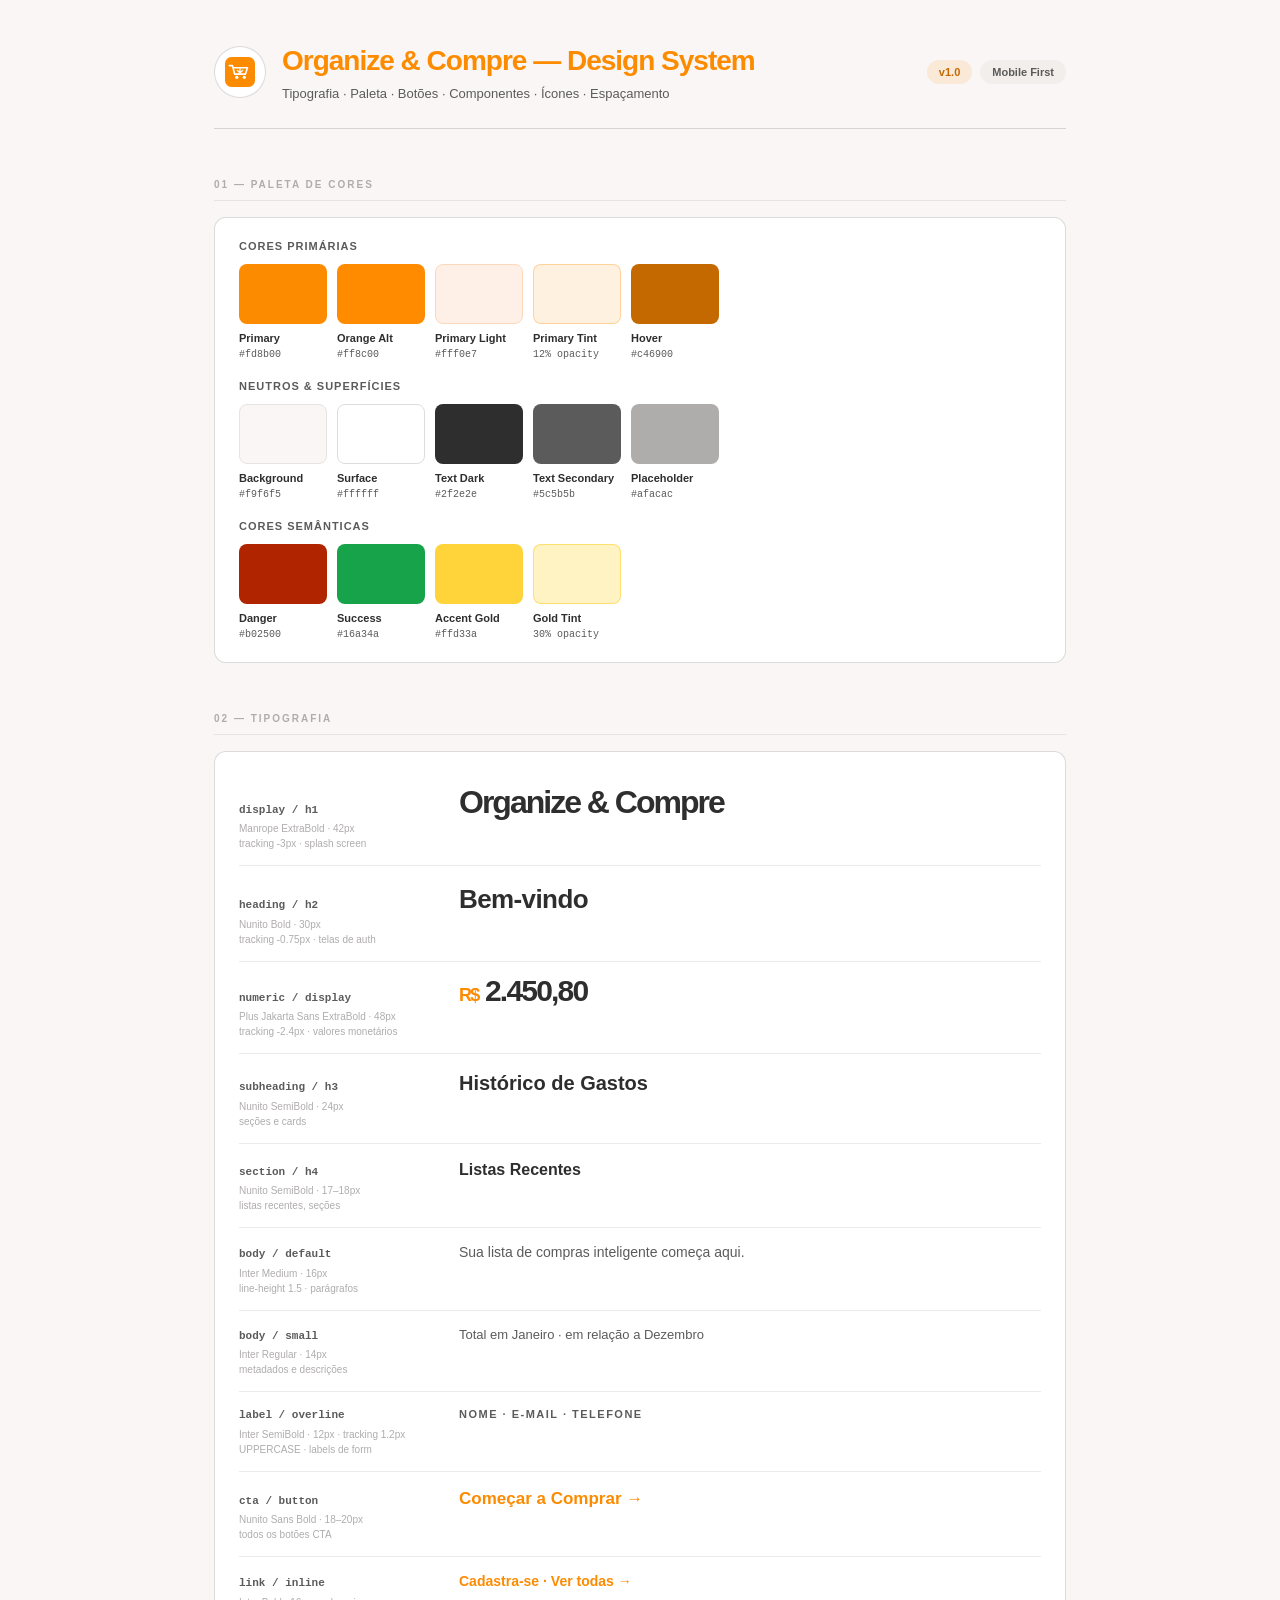
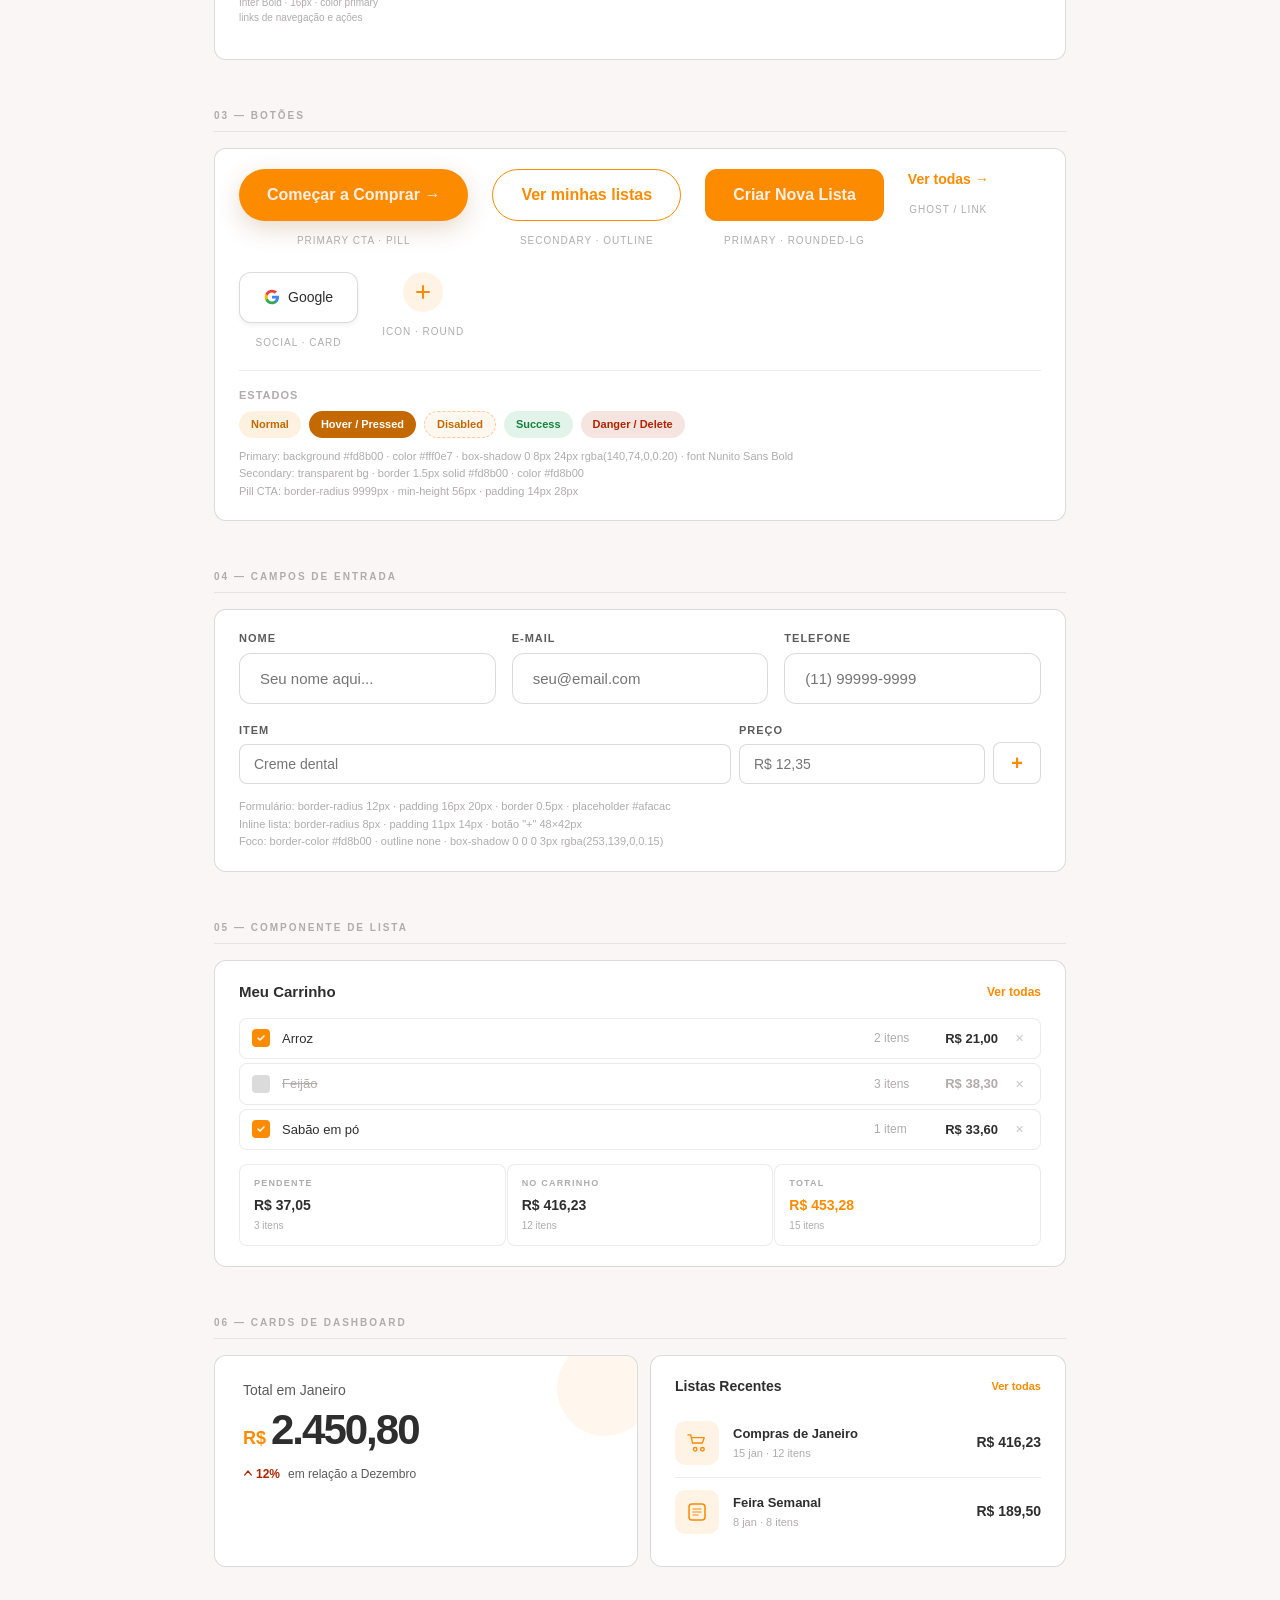
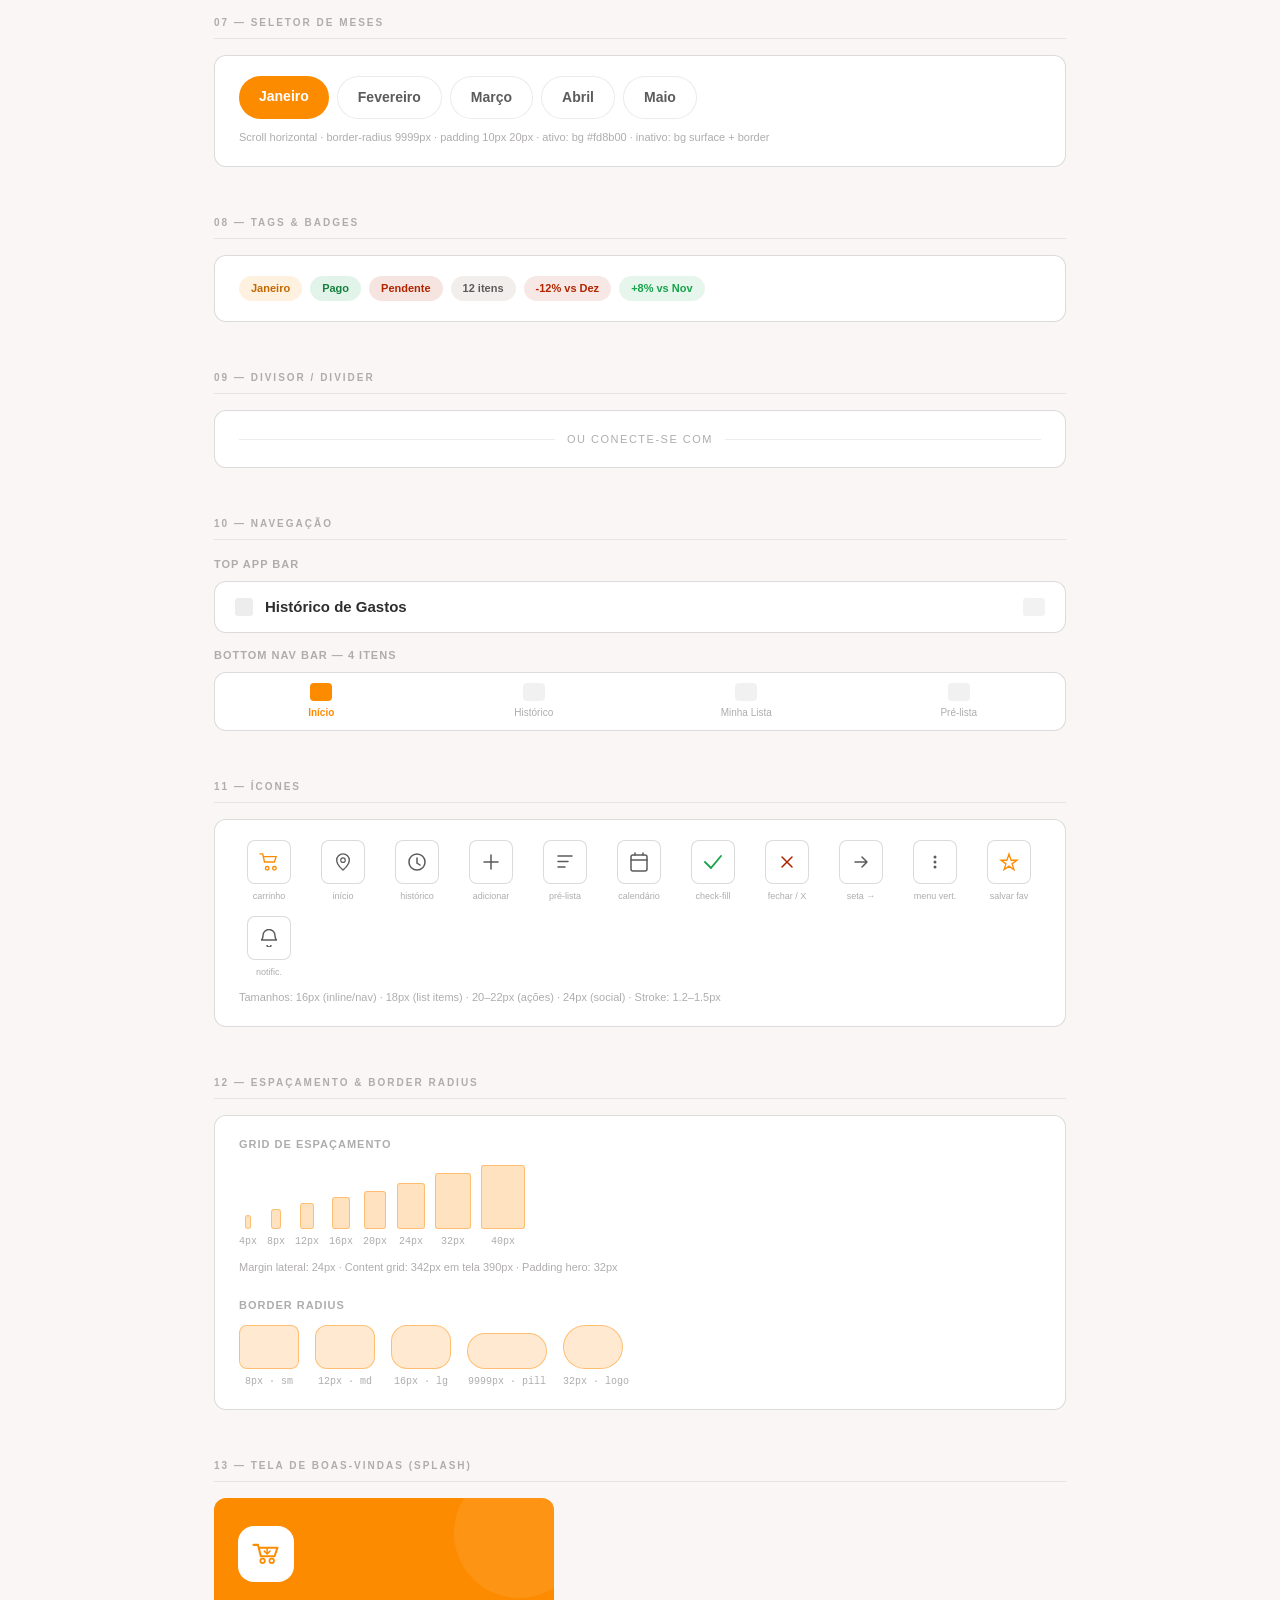
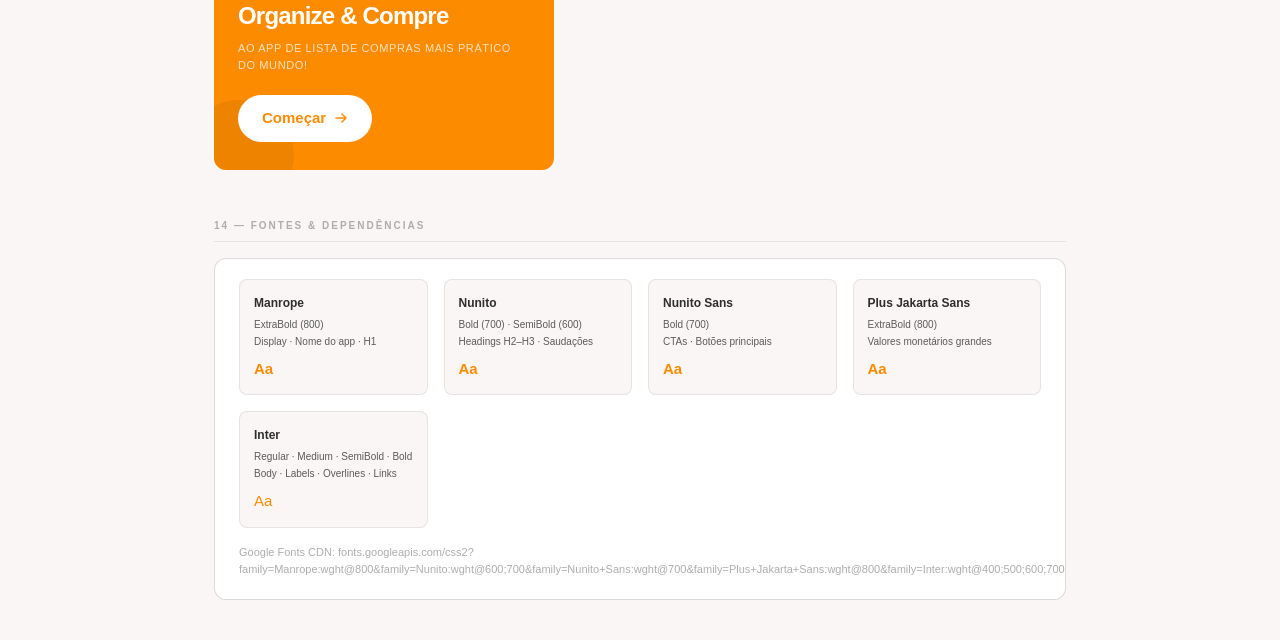
<file: design-system.html>
<!DOCTYPE html>
<html lang="pt-BR">
<head>
<meta charset="UTF-8">
<meta name="viewport" content="width=device-width, initial-scale=1.0">
<title>Design System — Organize &amp; Compre</title>
<style>
  *, *::before, *::after { box-sizing: border-box; margin: 0; padding: 0; }
  :root {
    --color-bg: #f9f6f5;
    --color-surface: #ffffff;
    --color-border: rgba(0,0,0,0.08);
    --color-border-strong: rgba(0,0,0,0.14);
    --color-text-primary: #2f2e2e;
    --color-text-secondary: #5c5b5b;
    --color-text-muted: #afacac;
    --color-primary: #fd8b00;
    --color-primary-alt: #ff8c00;
    --color-primary-light: #fff0e7;
    --color-primary-tint: rgba(253,139,0,0.10);
    --color-danger: #b02500;
    --color-success: #16a34a;
    --color-gold: #ffd33a;
    --radius-sm: 8px;
    --radius-md: 12px;
    --radius-lg: 16px;
    --radius-pill: 9999px;
    --radius-logo: 32px;
    --font-display: 'Manrope', sans-serif;
    --font-heading: 'Nunito', sans-serif;
    --font-cta: 'Nunito Sans', sans-serif;
    --font-numeric: 'Plus Jakarta Sans', sans-serif;
    --font-body: 'Inter', sans-serif;
  }
  @import url('https://fonts.googleapis.com/css2?family=Manrope:wght@800&family=Nunito:wght@600;700&family=Nunito+Sans:wght@700&family=Plus+Jakarta+Sans:wght@800&family=Inter:wght@400;500;600;700&display=swap');

  body {
    font-family: var(--font-body);
    background: var(--color-bg);
    color: var(--color-text-primary);
    padding: 40px 24px;
    max-width: 900px;
    margin: 0 auto;
    line-height: 1.5;
  }

  .page-header {
    margin-bottom: 48px;
    padding-bottom: 24px;
    border-bottom: 0.5px solid var(--color-border-strong);
    display: flex;
    align-items: center;
    gap: 16px;
    flex-wrap: wrap;
  }
  .logo-mark {
    width: 52px; height: 52px;
    background: white;
    border-radius: var(--radius-logo);
    display: flex; align-items: center; justify-content: center;
    border: 0.5px solid var(--color-border-strong);
    flex-shrink: 0;
  }
  .page-header-text { flex: 1; }
  .page-title {
    font-family: var(--font-display);
    font-size: 28px; font-weight: 800;
    color: var(--color-primary);
    letter-spacing: -1px;
  }
  .page-subtitle { font-size: 13px; color: var(--color-text-secondary); margin-top: 2px; }

  .ds-section { margin-bottom: 48px; }
  .ds-label {
    font-size: 10px; font-weight: 600;
    letter-spacing: 2px; text-transform: uppercase;
    color: var(--color-text-muted);
    margin-bottom: 16px;
    padding-bottom: 8px;
    border-bottom: 0.5px solid var(--color-border);
  }
  .ds-card {
    background: var(--color-surface);
    border: 0.5px solid var(--color-border-strong);
    border-radius: var(--radius-md);
    padding: 20px 24px;
  }
  .ds-row { display: flex; flex-wrap: wrap; gap: 12px; }
  .ds-grid-2 { display: grid; grid-template-columns: repeat(auto-fit, minmax(180px, 1fr)); gap: 16px; }

  /* SWATCHES */
  .swatch-group { display: flex; gap: 10px; flex-wrap: wrap; }
  .swatch { width: 88px; }
  .swatch-color { height: 60px; border-radius: var(--radius-sm); margin-bottom: 6px; }
  .swatch-name { font-size: 11px; font-weight: 600; color: var(--color-text-primary); }
  .swatch-hex { font-size: 10px; color: var(--color-text-secondary); font-family: monospace; }
  .swatch-group-label { font-size: 11px; font-weight: 600; color: var(--color-text-secondary); margin-bottom: 10px; margin-top: 16px; text-transform: uppercase; letter-spacing: 1px; }
  .swatch-group-label:first-child { margin-top: 0; }

  /* TYPOGRAPHY */
  .type-row { display: flex; flex-direction: column; }
  .type-sample {
    display: flex; align-items: baseline; gap: 20px;
    padding: 14px 0;
    border-bottom: 0.5px solid var(--color-border);
  }
  .type-sample:last-child { border-bottom: none; }
  .type-meta { min-width: 200px; flex-shrink: 0; }
  .type-token { font-size: 11px; font-weight: 600; color: var(--color-text-secondary); font-family: monospace; }
  .type-spec { font-size: 10px; color: var(--color-text-muted); margin-top: 3px; line-height: 1.5; }

  /* BUTTONS */
  .btn-primary {
    background: var(--color-primary); color: var(--color-primary-light);
    border: none; border-radius: var(--radius-pill);
    padding: 14px 28px; font-size: 16px; font-weight: 700;
    cursor: pointer; font-family: var(--font-cta);
    box-shadow: 0 8px 24px rgba(140,74,0,0.20);
    display: inline-block;
  }
  .btn-secondary {
    background: transparent; color: var(--color-primary);
    border: 1.5px solid var(--color-primary); border-radius: var(--radius-pill);
    padding: 13px 28px; font-size: 16px; font-weight: 700;
    cursor: pointer; font-family: var(--font-cta); display: inline-block;
  }
  .btn-rounded {
    background: var(--color-primary); color: var(--color-primary-light);
    border: none; border-radius: var(--radius-md);
    padding: 14px 28px; font-size: 16px; font-weight: 700;
    cursor: pointer; font-family: var(--font-cta); display: inline-block;
  }
  .btn-ghost {
    background: transparent; color: var(--color-primary);
    border: none; font-size: 14px; font-weight: 700;
    cursor: pointer; font-family: var(--font-cta); display: inline-block;
  }
  .btn-social {
    background: var(--color-surface);
    border: 0.5px solid var(--color-border-strong);
    border-radius: var(--radius-md);
    padding: 14px 24px; font-size: 14px;
    color: var(--color-text-primary); cursor: pointer;
    display: inline-flex; align-items: center; gap: 8px;
    box-shadow: 0 3px 4px rgba(0,0,0,0.05);
    font-family: var(--font-body);
  }
  .btn-icon {
    width: 40px; height: 40px;
    background: var(--color-primary-tint);
    border-radius: var(--radius-pill);
    display: inline-flex; align-items: center; justify-content: center;
    cursor: pointer; border: none;
  }
  .btn-label { font-size: 10px; color: var(--color-text-muted); margin-top: 6px; text-align: center; letter-spacing: 1px; text-transform: uppercase; }
  .btn-wrap { display: flex; flex-direction: column; align-items: center; gap: 6px; }

  /* INPUTS */
  .input-label-txt {
    font-size: 11px; font-weight: 600; letter-spacing: 1px;
    text-transform: uppercase; color: var(--color-text-secondary);
    margin-bottom: 6px; display: block;
  }
  .input-field {
    width: 100%; background: var(--color-surface);
    border: 0.5px solid var(--color-border-strong);
    border-radius: var(--radius-md);
    padding: 16px 20px; font-size: 15px;
    color: var(--color-text-muted); font-family: var(--font-body);
    outline: none;
  }
  .input-field-sm {
    width: 100%; background: var(--color-surface);
    border: 0.5px solid var(--color-border-strong);
    border-radius: var(--radius-sm);
    padding: 11px 14px; font-size: 14px;
    color: var(--color-text-primary); font-family: var(--font-body);
    outline: none;
  }
  .input-wrap { display: flex; flex-direction: column; flex: 1; min-width: 180px; }
  .input-plus {
    width: 48px; height: 42px;
    background: var(--color-surface);
    border: 0.5px solid var(--color-border-strong);
    border-radius: var(--radius-sm);
    font-size: 20px; font-weight: 700; color: var(--color-primary);
    display: flex; align-items: center; justify-content: center;
    flex-shrink: 0;
  }

  /* LIST ITEMS */
  .list-item {
    display: flex; align-items: center; gap: 12px;
    padding: 10px 12px; background: var(--color-surface);
    border-radius: var(--radius-sm);
    border: 0.5px solid var(--color-border);
  }
  .check-icon {
    width: 18px; height: 18px; border-radius: 4px;
    background: var(--color-primary); flex-shrink: 0;
    display: flex; align-items: center; justify-content: center;
  }
  .check-icon.unchecked { background: var(--color-border-strong); }
  .item-name { font-size: 13px; flex: 1; color: var(--color-text-primary); }
  .item-name.done { color: var(--color-text-muted); text-decoration: line-through; }
  .item-qty { font-size: 12px; color: var(--color-text-muted); min-width: 48px; }
  .item-price { font-size: 13px; font-weight: 600; color: var(--color-text-primary); min-width: 64px; text-align: right; }
  .item-x { width: 18px; height: 18px; display: flex; align-items: center; justify-content: center; opacity: 0.25; cursor: pointer; font-size: 11px; }

  /* STAT CARDS */
  .stat-bar { display: flex; gap: 1px; margin-top: 12px; }
  .stat-cell {
    flex: 1; background: var(--color-surface);
    border: 0.5px solid var(--color-border);
    border-radius: var(--radius-sm); padding: 12px 14px;
  }
  .stat-cell-label { font-size: 9px; font-weight: 600; letter-spacing: 1.2px; text-transform: uppercase; color: var(--color-text-muted); margin-bottom: 4px; }
  .stat-cell-value { font-size: 14px; font-weight: 700; color: var(--color-text-primary); font-family: var(--font-body); }
  .stat-cell-sub { font-size: 10px; color: var(--color-text-muted); margin-top: 2px; }

  /* TOTAL CARD */
  .total-card {
    background: var(--color-surface);
    border: 0.5px solid var(--color-border-strong);
    border-radius: var(--radius-md);
    padding: 24px 28px; position: relative; overflow: hidden;
  }
  .total-label { font-size: 14px; color: var(--color-text-secondary); margin-bottom: 6px; }
  .total-curr { font-size: 18px; font-weight: 600; color: var(--color-primary); font-family: var(--font-heading); }
  .total-value {
    font-size: 42px; font-weight: 800; color: var(--color-text-primary);
    line-height: 1.1; letter-spacing: -2px; font-family: var(--font-numeric);
  }
  .total-trend { display: flex; align-items: center; gap: 8px; margin-top: 12px; }
  .trend-badge { font-size: 12px; font-weight: 600; color: var(--color-danger); display: flex; align-items: center; gap: 3px; }
  .trend-txt { font-size: 12px; color: var(--color-text-secondary); }
  .blur-orb {
    position: absolute; top: -16px; right: -16px;
    width: 96px; height: 96px;
    background: rgba(253,139,0,0.07); border-radius: 50%;
  }

  /* HISTORY */
  .section-row { display: flex; align-items: center; justify-content: space-between; margin-bottom: 14px; }
  .section-heading { font-size: 15px; font-weight: 600; color: var(--color-text-primary); font-family: var(--font-heading); }
  .section-link { font-size: 12px; color: var(--color-primary); font-weight: 600; cursor: pointer; }
  .history-item {
    display: flex; align-items: center; gap: 14px;
    padding: 12px 0; border-bottom: 0.5px solid var(--color-border);
  }
  .history-item:last-child { border-bottom: none; }
  .hist-icon-wrap {
    width: 44px; height: 44px; border-radius: 10px;
    background: var(--color-primary-tint);
    display: flex; align-items: center; justify-content: center; flex-shrink: 0;
  }
  .hist-info { flex: 1; }
  .hist-name { font-size: 13px; font-weight: 600; color: var(--color-text-primary); }
  .hist-date { font-size: 11px; color: var(--color-text-muted); margin-top: 2px; }
  .hist-price { font-size: 14px; font-weight: 600; color: var(--color-text-primary); }

  /* MONTH PILLS */
  .month-pill {
    display: inline-flex; padding: 10px 20px;
    border-radius: var(--radius-pill); font-size: 14px;
    font-weight: 700; cursor: pointer;
    font-family: var(--font-cta);
  }
  .month-pill.active { background: var(--color-primary); color: white; }
  .month-pill.inactive { background: var(--color-surface); color: var(--color-text-secondary); border: 0.5px solid var(--color-border); }

  /* TAGS */
  .tag {
    display: inline-flex; align-items: center;
    padding: 4px 12px; border-radius: var(--radius-pill);
    font-size: 11px; font-weight: 600;
  }
  .tag-primary { background: rgba(253,139,0,0.12); color: #c46900; }
  .tag-success { background: rgba(22,163,74,0.12); color: #15803d; }
  .tag-danger { background: rgba(176,37,0,0.12); color: #b02500; }
  .tag-neutral { background: #f1eeeb; color: var(--color-text-secondary); }

  /* DIVIDER */
  .divider-row { display: flex; align-items: center; gap: 12px; }
  .divider-line { flex: 1; height: 0.5px; background: var(--color-border-strong); opacity: 0.5; }
  .divider-txt { font-size: 11px; letter-spacing: 1.5px; text-transform: uppercase; color: var(--color-text-muted); white-space: nowrap; }

  /* NAV */
  .topbar {
    background: var(--color-surface);
    border: 0.5px solid var(--color-border-strong);
    border-radius: var(--radius-md);
    padding: 14px 20px; display: flex; align-items: center; gap: 12px;
  }
  .topbar-back { width: 18px; height: 18px; background: var(--color-border-strong); border-radius: 3px; opacity: 0.5; }
  .topbar-title { font-size: 15px; font-weight: 600; flex: 1; color: var(--color-text-primary); font-family: var(--font-heading); }
  .topbar-icon { width: 22px; height: 18px; background: var(--color-border-strong); border-radius: 3px; opacity: 0.35; }
  .navbar {
    background: var(--color-surface);
    border: 0.5px solid var(--color-border-strong);
    border-radius: var(--radius-md);
    padding: 10px 0; display: flex; align-items: center;
  }
  .nav-item { flex: 1; display: flex; flex-direction: column; align-items: center; gap: 4px; cursor: pointer; }
  .nav-icon { width: 22px; height: 18px; border-radius: 4px; background: var(--color-border-strong); opacity: 0.4; }
  .nav-icon.active { background: var(--color-primary); opacity: 1; }
  .nav-lbl { font-size: 10px; color: var(--color-text-muted); font-family: var(--font-body); }
  .nav-lbl.active { color: var(--color-primary); font-weight: 600; }

  /* ICONS */
  .icon-grid { display: flex; flex-wrap: wrap; gap: 14px; }
  .icon-cell { display: flex; flex-direction: column; align-items: center; gap: 6px; width: 60px; }
  .icon-box {
    width: 44px; height: 44px;
    background: var(--color-surface);
    border-radius: var(--radius-sm);
    display: flex; align-items: center; justify-content: center;
    border: 0.5px solid var(--color-border-strong);
  }
  .icon-name { font-size: 9px; color: var(--color-text-muted); text-align: center; line-height: 1.4; }

  /* SPACING */
  .spacing-row { display: flex; gap: 10px; align-items: flex-end; flex-wrap: wrap; }
  .sp-item { display: flex; flex-direction: column; align-items: center; gap: 5px; }
  .sp-block { background: rgba(253,139,0,0.25); border-radius: 3px; border: 1px solid rgba(253,139,0,0.4); }
  .sp-val { font-size: 10px; color: var(--color-text-muted); font-family: monospace; }

  /* RADIUS */
  .radius-row { display: flex; gap: 16px; flex-wrap: wrap; align-items: flex-end; }
  .radius-sample { background: rgba(253,139,0,0.18); border: 1.5px solid rgba(253,139,0,0.45); }
  .radius-lbl { font-size: 10px; color: var(--color-text-muted); font-family: monospace; margin-top: 5px; text-align: center; }

  /* SPLASH */
  .splash-card {
    background: var(--color-primary); border-radius: var(--radius-md);
    padding: 28px 24px; position: relative; overflow: hidden;
  }
  .splash-title {
    font-size: 24px; font-weight: 800; color: white;
    font-family: var(--font-display); letter-spacing: -0.8px; margin-bottom: 6px;
  }
  .splash-sub { font-size: 11px; color: rgba(255,255,255,0.75); letter-spacing: 0.6px; text-transform: uppercase; }
  .splash-orb-1 { position: absolute; top: -30px; right: -30px; width: 130px; height: 130px; background: rgba(255,255,255,0.08); border-radius: 50%; }
  .splash-orb-2 { position: absolute; bottom: -40px; left: -30px; width: 110px; height: 110px; background: rgba(0,0,0,0.06); border-radius: 50%; }
  .splash-logo-wrap { width: 56px; height: 56px; background: white; border-radius: 16px; display: flex; align-items: center; justify-content: center; margin-bottom: 16px; }
  .splash-btn {
    margin-top: 22px; background: white; color: var(--color-primary);
    border: none; border-radius: var(--radius-pill);
    padding: 12px 24px; font-size: 15px; font-weight: 700;
    cursor: pointer; display: inline-flex; align-items: center;
    gap: 8px; font-family: var(--font-cta);
  }

  /* FONTS TABLE */
  .font-row { display: grid; grid-template-columns: repeat(auto-fit, minmax(150px, 1fr)); gap: 16px; }
  .font-item { padding: 14px; background: var(--color-bg); border-radius: var(--radius-sm); border: 0.5px solid var(--color-border); }
  .font-name { font-size: 12px; font-weight: 600; margin-bottom: 4px; color: var(--color-text-primary); }
  .font-detail { font-size: 10px; color: var(--color-text-secondary); line-height: 1.7; }
  .font-preview { font-size: 15px; margin-top: 8px; color: var(--color-primary); }

  /* SEPARATORS */
  hr.ds-hr { border: none; border-top: 0.5px solid var(--color-border); margin: 32px 0; }

  .note { font-size: 11px; color: var(--color-text-muted); margin-top: 10px; line-height: 1.6; }

  @media (max-width: 600px) {
    body { padding: 24px 16px; }
    .type-sample { flex-direction: column; gap: 6px; }
    .type-meta { min-width: auto; }
  }
</style>
</head>
<body>

  <div class="page-header">
    <div class="logo-mark">
      <svg width="30" height="30" viewBox="0 0 28 28" fill="none">
        <rect width="28" height="28" rx="6" fill="#fd8b00"/>
        <path d="M4 8h3l2 8h10l2-6H8" stroke="white" stroke-width="1.5" stroke-linecap="round" stroke-linejoin="round" fill="none"/>
        <circle cx="11" cy="19" r="1.5" fill="white"/>
        <circle cx="18" cy="19" r="1.5" fill="white"/>
        <path d="M14 10v5M11.5 12.5l2.5 2.5 2.5-2.5" stroke="white" stroke-width="1.2" stroke-linecap="round" stroke-linejoin="round"/>
      </svg>
    </div>
    <div class="page-header-text">
      <div class="page-title">Organize &amp; Compre — Design System</div>
      <div class="page-subtitle">Tipografia · Paleta · Botões · Componentes · Ícones · Espaçamento</div>
    </div>
    <div style="display:flex; gap:8px; flex-wrap:wrap;">
      <span class="tag tag-primary">v1.0</span>
      <span class="tag tag-neutral">Mobile First</span>
    </div>
  </div>

  <!-- 01 COLORS -->
  <div class="ds-section">
    <div class="ds-label">01 — Paleta de Cores</div>
    <div class="ds-card">
      <div class="swatch-group-label">Cores Primárias</div>
      <div class="swatch-group">
        <div class="swatch">
          <div class="swatch-color" style="background:#fd8b00;"></div>
          <div class="swatch-name">Primary</div>
          <div class="swatch-hex">#fd8b00</div>
        </div>
        <div class="swatch">
          <div class="swatch-color" style="background:#ff8c00;"></div>
          <div class="swatch-name">Orange Alt</div>
          <div class="swatch-hex">#ff8c00</div>
        </div>
        <div class="swatch">
          <div class="swatch-color" style="background:#fff0e7; border:0.5px solid #fcd9bb;"></div>
          <div class="swatch-name">Primary Light</div>
          <div class="swatch-hex">#fff0e7</div>
        </div>
        <div class="swatch">
          <div class="swatch-color" style="background:rgba(253,139,0,0.12); border:0.5px solid rgba(253,139,0,0.3);"></div>
          <div class="swatch-name">Primary Tint</div>
          <div class="swatch-hex">12% opacity</div>
        </div>
        <div class="swatch">
          <div class="swatch-color" style="background:#c46900;"></div>
          <div class="swatch-name">Hover</div>
          <div class="swatch-hex">#c46900</div>
        </div>
      </div>

      <div class="swatch-group-label">Neutros &amp; Superfícies</div>
      <div class="swatch-group">
        <div class="swatch">
          <div class="swatch-color" style="background:#f9f6f5; border:0.5px solid #e8e3e1;"></div>
          <div class="swatch-name">Background</div>
          <div class="swatch-hex">#f9f6f5</div>
        </div>
        <div class="swatch">
          <div class="swatch-color" style="background:#ffffff; border:0.5px solid #e0dcda;"></div>
          <div class="swatch-name">Surface</div>
          <div class="swatch-hex">#ffffff</div>
        </div>
        <div class="swatch">
          <div class="swatch-color" style="background:#2f2e2e;"></div>
          <div class="swatch-name">Text Dark</div>
          <div class="swatch-hex">#2f2e2e</div>
        </div>
        <div class="swatch">
          <div class="swatch-color" style="background:#5c5b5b;"></div>
          <div class="swatch-name">Text Secondary</div>
          <div class="swatch-hex">#5c5b5b</div>
        </div>
        <div class="swatch">
          <div class="swatch-color" style="background:#afacac;"></div>
          <div class="swatch-name">Placeholder</div>
          <div class="swatch-hex">#afacac</div>
        </div>
      </div>

      <div class="swatch-group-label">Cores Semânticas</div>
      <div class="swatch-group">
        <div class="swatch">
          <div class="swatch-color" style="background:#b02500;"></div>
          <div class="swatch-name">Danger</div>
          <div class="swatch-hex">#b02500</div>
        </div>
        <div class="swatch">
          <div class="swatch-color" style="background:#16a34a;"></div>
          <div class="swatch-name">Success</div>
          <div class="swatch-hex">#16a34a</div>
        </div>
        <div class="swatch">
          <div class="swatch-color" style="background:#ffd33a;"></div>
          <div class="swatch-name">Accent Gold</div>
          <div class="swatch-hex">#ffd33a</div>
        </div>
        <div class="swatch">
          <div class="swatch-color" style="background:rgba(255,211,58,0.3); border:0.5px solid rgba(255,211,58,0.6);"></div>
          <div class="swatch-name">Gold Tint</div>
          <div class="swatch-hex">30% opacity</div>
        </div>
      </div>
    </div>
  </div>

  <!-- 02 TYPOGRAPHY -->
  <div class="ds-section">
    <div class="ds-label">02 — Tipografia</div>
    <div class="ds-card">
      <div class="type-row">
        <div class="type-sample">
          <div class="type-meta">
            <div class="type-token">display / h1</div>
            <div class="type-spec">Manrope ExtraBold · 42px<br>tracking -3px · splash screen</div>
          </div>
          <div style="font-family:'Manrope',sans-serif; font-size:32px; font-weight:800; color:#2f2e2e; letter-spacing:-2px; line-height:1;">Organize &amp; Compre</div>
        </div>
        <div class="type-sample">
          <div class="type-meta">
            <div class="type-token">heading / h2</div>
            <div class="type-spec">Nunito Bold · 30px<br>tracking -0.75px · telas de auth</div>
          </div>
          <div style="font-family:'Nunito',sans-serif; font-size:26px; font-weight:700; color:#2f2e2e; letter-spacing:-0.6px;">Bem-vindo</div>
        </div>
        <div class="type-sample">
          <div class="type-meta">
            <div class="type-token">numeric / display</div>
            <div class="type-spec">Plus Jakarta Sans ExtraBold · 48px<br>tracking -2.4px · valores monetários</div>
          </div>
          <div style="font-family:'Plus Jakarta Sans',sans-serif; font-size:30px; font-weight:800; color:#2f2e2e; letter-spacing:-1.8px; line-height:1;"><span style="font-family:'Nunito',sans-serif; font-size:18px; font-weight:600; color:#fd8b00;">R$</span> 2.450,80</div>
        </div>
        <div class="type-sample">
          <div class="type-meta">
            <div class="type-token">subheading / h3</div>
            <div class="type-spec">Nunito SemiBold · 24px<br>seções e cards</div>
          </div>
          <div style="font-family:'Nunito',sans-serif; font-size:20px; font-weight:600; color:#2f2e2e;">Histórico de Gastos</div>
        </div>
        <div class="type-sample">
          <div class="type-meta">
            <div class="type-token">section / h4</div>
            <div class="type-spec">Nunito SemiBold · 17–18px<br>listas recentes, seções</div>
          </div>
          <div style="font-family:'Nunito',sans-serif; font-size:16px; font-weight:600; color:#2f2e2e;">Listas Recentes</div>
        </div>
        <div class="type-sample">
          <div class="type-meta">
            <div class="type-token">body / default</div>
            <div class="type-spec">Inter Medium · 16px<br>line-height 1.5 · parágrafos</div>
          </div>
          <div style="font-family:'Inter',sans-serif; font-size:14px; font-weight:400; color:#5c5b5b; line-height:1.5;">Sua lista de compras inteligente começa aqui.</div>
        </div>
        <div class="type-sample">
          <div class="type-meta">
            <div class="type-token">body / small</div>
            <div class="type-spec">Inter Regular · 14px<br>metadados e descrições</div>
          </div>
          <div style="font-family:'Inter',sans-serif; font-size:13px; color:#5c5b5b;">Total em Janeiro · em relação a Dezembro</div>
        </div>
        <div class="type-sample">
          <div class="type-meta">
            <div class="type-token">label / overline</div>
            <div class="type-spec">Inter SemiBold · 12px · tracking 1.2px<br>UPPERCASE · labels de form</div>
          </div>
          <div style="font-family:'Inter',sans-serif; font-size:11px; font-weight:600; color:#5c5b5b; letter-spacing:1.5px; text-transform:uppercase;">Nome · E-mail · Telefone</div>
        </div>
        <div class="type-sample">
          <div class="type-meta">
            <div class="type-token">cta / button</div>
            <div class="type-spec">Nunito Sans Bold · 18–20px<br>todos os botões CTA</div>
          </div>
          <div style="font-family:'Nunito Sans',sans-serif; font-size:17px; font-weight:700; color:#fd8b00;">Começar a Comprar →</div>
        </div>
        <div class="type-sample" style="border:none;">
          <div class="type-meta">
            <div class="type-token">link / inline</div>
            <div class="type-spec">Inter Bold · 16px · color primary<br>links de navegação e ações</div>
          </div>
          <div style="font-family:'Inter',sans-serif; font-size:14px; font-weight:700; color:#fd8b00;">Cadastra-se · Ver todas →</div>
        </div>
      </div>
    </div>
  </div>

  <!-- 03 BUTTONS -->
  <div class="ds-section">
    <div class="ds-label">03 — Botões</div>
    <div class="ds-card">
      <div class="ds-row" style="gap:24px; align-items:flex-start; flex-wrap:wrap;">
        <div class="btn-wrap">
          <div class="btn-primary">Começar a Comprar →</div>
          <div class="btn-label">Primary CTA · Pill</div>
        </div>
        <div class="btn-wrap">
          <div class="btn-secondary">Ver minhas listas</div>
          <div class="btn-label">Secondary · Outline</div>
        </div>
        <div class="btn-wrap">
          <div class="btn-rounded">Criar Nova Lista</div>
          <div class="btn-label">Primary · Rounded-lg</div>
        </div>
        <div class="btn-wrap">
          <div class="btn-ghost">Ver todas →</div>
          <div class="btn-label">Ghost / Link</div>
        </div>
        <div class="btn-wrap">
          <div class="btn-social">
            <svg width="16" height="16" viewBox="0 0 24 24" fill="none"><path d="M22.56 12.25c0-.78-.07-1.53-.2-2.25H12v4.26h5.92c-.26 1.37-1.04 2.53-2.21 3.31v2.77h3.57c2.08-1.92 3.28-4.74 3.28-8.09z" fill="#4285F4"/><path d="M12 23c2.97 0 5.46-.98 7.28-2.66l-3.57-2.77c-.98.66-2.23 1.06-3.71 1.06-2.86 0-5.29-1.93-6.16-4.53H2.18v2.84C3.99 20.53 7.7 23 12 23z" fill="#34A853"/><path d="M5.84 14.09c-.22-.66-.35-1.36-.35-2.09s.13-1.43.35-2.09V7.07H2.18C1.43 8.55 1 10.22 1 12s.43 3.45 1.18 4.93l2.85-2.22.81-.62z" fill="#FBBC05"/><path d="M12 5.38c1.62 0 3.06.56 4.21 1.64l3.15-3.15C17.45 2.09 14.97 1 12 1 7.7 1 3.99 3.47 2.18 7.07l3.66 2.84c.87-2.6 3.3-4.53 6.16-4.53z" fill="#EA4335"/></svg>
            Google
          </div>
          <div class="btn-label">Social · Card</div>
        </div>
        <div class="btn-wrap">
          <div class="btn-icon">
            <svg width="14" height="14" viewBox="0 0 14 14" fill="none"><path d="M7 1v12M1 7h12" stroke="#fd8b00" stroke-width="2" stroke-linecap="round"/></svg>
          </div>
          <div class="btn-label">Icon · Round</div>
        </div>
      </div>
      <div style="margin-top:20px; padding-top:16px; border-top:0.5px solid var(--color-border);">
        <div style="font-size:11px; color:var(--color-text-muted); margin-bottom:8px; text-transform:uppercase; letter-spacing:1px; font-weight:600;">Estados</div>
        <div class="ds-row" style="gap:8px;">
          <span class="tag tag-primary">Normal</span>
          <span style="display:inline-flex; align-items:center; padding:4px 12px; border-radius:9999px; font-size:11px; font-weight:600; background:#c46900; color:white;">Hover / Pressed</span>
          <span style="display:inline-flex; align-items:center; padding:4px 12px; border-radius:9999px; font-size:11px; font-weight:600; background:rgba(253,139,0,0.06); color:#c46900; border:1px dashed rgba(253,139,0,0.4);">Disabled</span>
          <span class="tag tag-success">Success</span>
          <span class="tag tag-danger">Danger / Delete</span>
        </div>
      </div>
      <div class="note">
        Primary: background #fd8b00 · color #fff0e7 · box-shadow 0 8px 24px rgba(140,74,0,0.20) · font Nunito Sans Bold<br>
        Secondary: transparent bg · border 1.5px solid #fd8b00 · color #fd8b00<br>
        Pill CTA: border-radius 9999px · min-height 56px · padding 14px 28px
      </div>
    </div>
  </div>

  <!-- 04 INPUTS -->
  <div class="ds-section">
    <div class="ds-label">04 — Campos de Entrada</div>
    <div class="ds-card">
      <div class="ds-row" style="gap:16px; margin-bottom:16px;">
        <div class="input-wrap">
          <span class="input-label-txt">Nome</span>
          <input class="input-field" type="text" placeholder="Seu nome aqui..." readonly>
        </div>
        <div class="input-wrap">
          <span class="input-label-txt">E-mail</span>
          <input class="input-field" type="text" placeholder="seu@email.com" readonly>
        </div>
        <div class="input-wrap">
          <span class="input-label-txt">Telefone</span>
          <input class="input-field" type="text" placeholder="(11) 99999-9999" readonly>
        </div>
      </div>
      <div class="ds-row" style="gap:8px; align-items:flex-end;">
        <div class="input-wrap" style="flex:2; min-width:160px;">
          <span class="input-label-txt">Item</span>
          <input class="input-field-sm" type="text" placeholder="Creme dental" readonly>
        </div>
        <div class="input-wrap" style="min-width:110px;">
          <span class="input-label-txt">Preço</span>
          <input class="input-field-sm" type="text" placeholder="R$ 12,35" readonly>
        </div>
        <div>
          <span class="input-label-txt" style="visibility:hidden;">Qtd</span>
          <div class="input-plus">+</div>
        </div>
      </div>
      <div class="note" style="margin-top:14px;">
        Formulário: border-radius 12px · padding 16px 20px · border 0.5px · placeholder #afacac<br>
        Inline lista: border-radius 8px · padding 11px 14px · botão "+" 48×42px<br>
        Foco: border-color #fd8b00 · outline none · box-shadow 0 0 0 3px rgba(253,139,0,0.15)
      </div>
    </div>
  </div>

  <!-- 05 LIST COMPONENT -->
  <div class="ds-section">
    <div class="ds-label">05 — Componente de Lista</div>
    <div class="ds-card">
      <div class="section-row">
        <div class="section-heading">Meu Carrinho</div>
        <div class="section-link">Ver todas</div>
      </div>
      <div style="display:flex; flex-direction:column; gap:4px; margin-bottom:14px;">
        <div class="list-item">
          <div class="check-icon"><svg width="8" height="6" viewBox="0 0 8 6" fill="none"><path d="M1 3l2 2 4-4" stroke="white" stroke-width="1.5" stroke-linecap="round" stroke-linejoin="round"/></svg></div>
          <span class="item-name">Arroz</span>
          <span class="item-qty">2 itens</span>
          <span class="item-price">R$ 21,00</span>
          <div class="item-x">✕</div>
        </div>
        <div class="list-item">
          <div class="check-icon unchecked"></div>
          <span class="item-name done">Feijão</span>
          <span class="item-qty">3 itens</span>
          <span class="item-price" style="color:var(--color-text-muted);">R$ 38,30</span>
          <div class="item-x">✕</div>
        </div>
        <div class="list-item">
          <div class="check-icon"><svg width="8" height="6" viewBox="0 0 8 6" fill="none"><path d="M1 3l2 2 4-4" stroke="white" stroke-width="1.5" stroke-linecap="round" stroke-linejoin="round"/></svg></div>
          <span class="item-name">Sabão em pó</span>
          <span class="item-qty">1 item</span>
          <span class="item-price">R$ 33,60</span>
          <div class="item-x">✕</div>
        </div>
      </div>
      <div class="stat-bar">
        <div class="stat-cell">
          <div class="stat-cell-label">Pendente</div>
          <div class="stat-cell-value">R$ 37,05</div>
          <div class="stat-cell-sub">3 itens</div>
        </div>
        <div class="stat-cell">
          <div class="stat-cell-label">No Carrinho</div>
          <div class="stat-cell-value">R$ 416,23</div>
          <div class="stat-cell-sub">12 itens</div>
        </div>
        <div class="stat-cell">
          <div class="stat-cell-label">Total</div>
          <div class="stat-cell-value" style="color:var(--color-primary);">R$ 453,28</div>
          <div class="stat-cell-sub">15 itens</div>
        </div>
      </div>
    </div>
  </div>

  <!-- 06 DASHBOARD CARDS -->
  <div class="ds-section">
    <div class="ds-label">06 — Cards de Dashboard</div>
    <div class="ds-row" style="gap:12px;">
      <div class="total-card" style="flex:1; min-width:240px;">
        <div class="blur-orb"></div>
        <div class="total-label">Total em Janeiro</div>
        <div style="line-height:1; margin-bottom:4px;">
          <span class="total-curr">R$ </span><span class="total-value">2.450,80</span>
        </div>
        <div class="total-trend">
          <span class="trend-badge">
            <svg width="10" height="7" viewBox="0 0 12 8" fill="none"><path d="M2 6l4-5 4 5" stroke="#b02500" stroke-width="1.5" stroke-linecap="round" stroke-linejoin="round"/></svg>
            12%
          </span>
          <span class="trend-txt">em relação a Dezembro</span>
        </div>
      </div>
      <div class="ds-card" style="flex:1; min-width:200px;">
        <div class="section-row" style="margin-bottom:12px;">
          <div class="section-heading" style="font-size:14px;">Listas Recentes</div>
          <div class="section-link" style="font-size:11px;">Ver todas</div>
        </div>
        <div class="history-item">
          <div class="hist-icon-wrap">
            <svg width="20" height="18" viewBox="0 0 22 20" fill="none"><path d="M1 1h3l2 9h11l2-6H5" stroke="#fd8b00" stroke-width="1.5" stroke-linecap="round" stroke-linejoin="round"/><circle cx="9" cy="17" r="2" stroke="#fd8b00" stroke-width="1.5"/><circle cx="17" cy="17" r="2" stroke="#fd8b00" stroke-width="1.5"/></svg>
          </div>
          <div class="hist-info">
            <div class="hist-name">Compras de Janeiro</div>
            <div class="hist-date">15 jan · 12 itens</div>
          </div>
          <div class="hist-price">R$ 416,23</div>
        </div>
        <div class="history-item">
          <div class="hist-icon-wrap">
            <svg width="18" height="18" viewBox="0 0 18 18" fill="none"><rect x="1" y="1" width="16" height="16" rx="3" stroke="#fd8b00" stroke-width="1.5"/><path d="M5 9h8M5 6h8M5 12h5" stroke="#fd8b00" stroke-width="1.2" stroke-linecap="round"/></svg>
          </div>
          <div class="hist-info">
            <div class="hist-name">Feira Semanal</div>
            <div class="hist-date">8 jan · 8 itens</div>
          </div>
          <div class="hist-price">R$ 189,50</div>
        </div>
      </div>
    </div>
  </div>

  <!-- 07 MONTH SELECTOR -->
  <div class="ds-section">
    <div class="ds-label">07 — Seletor de Meses</div>
    <div class="ds-card">
      <div style="display:flex; gap:8px; flex-wrap:wrap;">
        <div class="month-pill active">Janeiro</div>
        <div class="month-pill inactive">Fevereiro</div>
        <div class="month-pill inactive">Março</div>
        <div class="month-pill inactive">Abril</div>
        <div class="month-pill inactive">Maio</div>
      </div>
      <div class="note">Scroll horizontal · border-radius 9999px · padding 10px 20px · ativo: bg #fd8b00 · inativo: bg surface + border</div>
    </div>
  </div>

  <!-- 08 TAGS -->
  <div class="ds-section">
    <div class="ds-label">08 — Tags &amp; Badges</div>
    <div class="ds-card">
      <div class="ds-row" style="gap:8px; flex-wrap:wrap;">
        <span class="tag tag-primary">Janeiro</span>
        <span class="tag tag-success">Pago</span>
        <span class="tag tag-danger">Pendente</span>
        <span class="tag tag-neutral">12 itens</span>
        <span style="display:inline-flex; align-items:center; padding:4px 12px; border-radius:9999px; font-size:11px; font-weight:600; background:rgba(176,37,0,0.10); color:#b02500;">-12% vs Dez</span>
        <span style="display:inline-flex; align-items:center; padding:4px 12px; border-radius:9999px; font-size:11px; font-weight:600; background:rgba(22,163,74,0.10); color:#16a34a;">+8% vs Nov</span>
      </div>
    </div>
  </div>

  <!-- 09 DIVIDER -->
  <div class="ds-section">
    <div class="ds-label">09 — Divisor / Divider</div>
    <div class="ds-card">
      <div class="divider-row">
        <div class="divider-line"></div>
        <div class="divider-txt">Ou conecte-se com</div>
        <div class="divider-line"></div>
      </div>
    </div>
  </div>

  <!-- 10 NAVIGATION -->
  <div class="ds-section">
    <div class="ds-label">10 — Navegação</div>
    <div style="display:flex; flex-direction:column; gap:14px;">
      <div>
        <div style="font-size:11px; color:var(--color-text-muted); margin-bottom:8px; text-transform:uppercase; letter-spacing:1px; font-weight:600;">Top App Bar</div>
        <div class="topbar">
          <div class="topbar-back"></div>
          <div class="topbar-title">Histórico de Gastos</div>
          <div class="topbar-icon"></div>
        </div>
      </div>
      <div>
        <div style="font-size:11px; color:var(--color-text-muted); margin-bottom:8px; text-transform:uppercase; letter-spacing:1px; font-weight:600;">Bottom Nav Bar — 4 itens</div>
        <div class="navbar">
          <div class="nav-item">
            <div class="nav-icon active"></div>
            <div class="nav-lbl active">Início</div>
          </div>
          <div class="nav-item">
            <div class="nav-icon"></div>
            <div class="nav-lbl">Histórico</div>
          </div>
          <div class="nav-item">
            <div class="nav-icon"></div>
            <div class="nav-lbl">Minha Lista</div>
          </div>
          <div class="nav-item">
            <div class="nav-icon"></div>
            <div class="nav-lbl">Pré-lista</div>
          </div>
        </div>
      </div>
    </div>
  </div>

  <!-- 11 ICONS -->
  <div class="ds-section">
    <div class="ds-label">11 — Ícones</div>
    <div class="ds-card">
      <div class="icon-grid">
        <div class="icon-cell">
          <div class="icon-box"><svg width="20" height="18" viewBox="0 0 22 20" fill="none"><path d="M1 1h3l2 9h11l2-6H5" stroke="#fd8b00" stroke-width="1.5" stroke-linecap="round" stroke-linejoin="round"/><circle cx="9" cy="17" r="2" stroke="#fd8b00" stroke-width="1.5"/><circle cx="17" cy="17" r="2" stroke="#fd8b00" stroke-width="1.5"/></svg></div>
          <div class="icon-name">carrinho</div>
        </div>
        <div class="icon-cell">
          <div class="icon-box"><svg width="16" height="18" viewBox="0 0 16 20" fill="none"><path d="M8 1C4.13 1 1 4.13 1 8c0 5 7 11 7 11s7-6 7-11c0-3.87-3.13-7-7-7z" stroke="#5c5b5b" stroke-width="1.5" fill="none"/><circle cx="8" cy="8" r="2.5" stroke="#5c5b5b" stroke-width="1.3"/></svg></div>
          <div class="icon-name">início</div>
        </div>
        <div class="icon-cell">
          <div class="icon-box"><svg width="18" height="18" viewBox="0 0 18 18" fill="none"><circle cx="9" cy="9" r="8" stroke="#5c5b5b" stroke-width="1.5"/><path d="M9 5v5l3 2" stroke="#5c5b5b" stroke-width="1.5" stroke-linecap="round"/></svg></div>
          <div class="icon-name">histórico</div>
        </div>
        <div class="icon-cell">
          <div class="icon-box"><svg width="16" height="16" viewBox="0 0 16 16" fill="none"><path d="M8 1v14M1 8h14" stroke="#5c5b5b" stroke-width="1.5" stroke-linecap="round"/></svg></div>
          <div class="icon-name">adicionar</div>
        </div>
        <div class="icon-cell">
          <div class="icon-box"><svg width="16" height="13" viewBox="0 0 16 13" fill="none"><path d="M1 1h14M1 6.5h10M1 12h7" stroke="#5c5b5b" stroke-width="1.5" stroke-linecap="round"/></svg></div>
          <div class="icon-name">pré-lista</div>
        </div>
        <div class="icon-cell">
          <div class="icon-box"><svg width="18" height="20" viewBox="0 0 18 20" fill="none"><rect x="1" y="3" width="16" height="16" rx="2" stroke="#5c5b5b" stroke-width="1.5"/><path d="M5 3V1M13 3V1M1 8h16" stroke="#5c5b5b" stroke-width="1.5" stroke-linecap="round"/></svg></div>
          <div class="icon-name">calendário</div>
        </div>
        <div class="icon-cell">
          <div class="icon-box"><svg width="20" height="20" viewBox="0 0 20 20" fill="none"><path d="M2 10l6 6L18 4" stroke="#16a34a" stroke-width="1.8" stroke-linecap="round" stroke-linejoin="round"/></svg></div>
          <div class="icon-name">check-fill</div>
        </div>
        <div class="icon-cell">
          <div class="icon-box"><svg width="16" height="16" viewBox="0 0 16 16" fill="none"><path d="M3 3l10 10M13 3L3 13" stroke="#b02500" stroke-width="1.5" stroke-linecap="round"/></svg></div>
          <div class="icon-name">fechar / X</div>
        </div>
        <div class="icon-cell">
          <div class="icon-box"><svg width="16" height="16" viewBox="0 0 16 16" fill="none"><path d="M2 8h12M9 3l5 5-5 5" stroke="#5c5b5b" stroke-width="1.5" stroke-linecap="round" stroke-linejoin="round"/></svg></div>
          <div class="icon-name">seta →</div>
        </div>
        <div class="icon-cell">
          <div class="icon-box"><svg width="16" height="16" viewBox="0 0 16 16" fill="none"><circle cx="8" cy="8" r="1.5" fill="#5c5b5b"/><circle cx="8" cy="3" r="1.5" fill="#5c5b5b"/><circle cx="8" cy="13" r="1.5" fill="#5c5b5b"/></svg></div>
          <div class="icon-name">menu vert.</div>
        </div>
        <div class="icon-cell">
          <div class="icon-box"><svg width="20" height="20" viewBox="0 0 20 20" fill="none"><path d="M10 2l2.09 6.26H18l-4.95 3.6 1.9 5.8L10 14.1l-4.95 3.56 1.9-5.8L2 8.26h5.91L10 2z" stroke="#fd8b00" stroke-width="1.3" fill="none"/></svg></div>
          <div class="icon-name">salvar fav</div>
        </div>
        <div class="icon-cell">
          <div class="icon-box"><svg width="16" height="18" viewBox="0 0 16 18" fill="none"><path d="M14 6.5a6 6 0 10-12 0c0 3.5-2 4.5-2 4.5h16s-2-1-2-4.5z" stroke="#5c5b5b" stroke-width="1.4" fill="none"/><path d="M10 16a2 2 0 01-4 0" stroke="#5c5b5b" stroke-width="1.4"/></svg></div>
          <div class="icon-name">notific.</div>
        </div>
      </div>
      <div class="note">Tamanhos: 16px (inline/nav) · 18px (list items) · 20–22px (ações) · 24px (social) · Stroke: 1.2–1.5px</div>
    </div>
  </div>

  <!-- 12 SPACING & RADIUS -->
  <div class="ds-section">
    <div class="ds-label">12 — Espaçamento &amp; Border Radius</div>
    <div class="ds-card">
      <div style="font-size:11px; color:var(--color-text-muted); margin-bottom:12px; text-transform:uppercase; letter-spacing:1px; font-weight:600;">Grid de Espaçamento</div>
      <div class="spacing-row">
        <div class="sp-item"><div class="sp-block" style="width:6px; height:14px;"></div><div class="sp-val">4px</div></div>
        <div class="sp-item"><div class="sp-block" style="width:10px; height:20px;"></div><div class="sp-val">8px</div></div>
        <div class="sp-item"><div class="sp-block" style="width:14px; height:26px;"></div><div class="sp-val">12px</div></div>
        <div class="sp-item"><div class="sp-block" style="width:18px; height:32px;"></div><div class="sp-val">16px</div></div>
        <div class="sp-item"><div class="sp-block" style="width:22px; height:38px;"></div><div class="sp-val">20px</div></div>
        <div class="sp-item"><div class="sp-block" style="width:28px; height:46px;"></div><div class="sp-val">24px</div></div>
        <div class="sp-item"><div class="sp-block" style="width:36px; height:56px;"></div><div class="sp-val">32px</div></div>
        <div class="sp-item"><div class="sp-block" style="width:44px; height:64px;"></div><div class="sp-val">40px</div></div>
      </div>
      <div class="note" style="margin-bottom:20px;">Margin lateral: 24px · Content grid: 342px em tela 390px · Padding hero: 32px</div>

      <div style="font-size:11px; color:var(--color-text-muted); margin-bottom:12px; text-transform:uppercase; letter-spacing:1px; font-weight:600;">Border Radius</div>
      <div class="radius-row">
        <div><div class="radius-sample" style="width:60px; height:44px; border-radius:8px;"></div><div class="radius-lbl">8px · sm</div></div>
        <div><div class="radius-sample" style="width:60px; height:44px; border-radius:12px;"></div><div class="radius-lbl">12px · md</div></div>
        <div><div class="radius-sample" style="width:60px; height:44px; border-radius:16px;"></div><div class="radius-lbl">16px · lg</div></div>
        <div><div class="radius-sample" style="width:80px; height:36px; border-radius:9999px;"></div><div class="radius-lbl">9999px · pill</div></div>
        <div><div class="radius-sample" style="width:60px; height:44px; border-radius:32px;"></div><div class="radius-lbl">32px · logo</div></div>
      </div>
    </div>
  </div>

  <!-- 13 SPLASH -->
  <div class="ds-section">
    <div class="ds-label">13 — Tela de Boas-vindas (Splash)</div>
    <div class="splash-card" style="max-width:340px;">
      <div class="splash-orb-1"></div>
      <div class="splash-orb-2"></div>
      <div style="position:relative; z-index:1;">
        <div class="splash-logo-wrap">
          <svg width="32" height="32" viewBox="0 0 28 28" fill="none">
            <path d="M3 6h4l2.5 10h12l2.5-7.5H8" stroke="#fd8b00" stroke-width="1.8" stroke-linecap="round" stroke-linejoin="round" fill="none"/>
            <circle cx="11" cy="20" r="2" stroke="#fd8b00" stroke-width="1.5"/>
            <circle cx="19" cy="20" r="2" stroke="#fd8b00" stroke-width="1.5"/>
            <path d="M15 9v5M12.5 11.5l2.5 2.5 2.5-2.5" stroke="#fd8b00" stroke-width="1.3" stroke-linecap="round" stroke-linejoin="round"/>
          </svg>
        </div>
        <div class="splash-title">Organize &amp; Compre</div>
        <div class="splash-sub">Ao app de lista de compras mais prático do mundo!</div>
        <div class="splash-btn">
          Começar
          <svg width="14" height="14" viewBox="0 0 14 14" fill="none"><path d="M2 7h10M8 3l4 4-4 4" stroke="#fd8b00" stroke-width="1.5" stroke-linecap="round" stroke-linejoin="round"/></svg>
        </div>
      </div>
    </div>
  </div>

  <!-- 14 FONTS -->
  <div class="ds-section" style="margin-bottom:0;">
    <div class="ds-label">14 — Fontes &amp; Dependências</div>
    <div class="ds-card">
      <div class="font-row">
        <div class="font-item">
          <div class="font-name">Manrope</div>
          <div class="font-detail">ExtraBold (800)<br>Display · Nome do app · H1</div>
          <div class="font-preview" style="font-family:'Manrope',sans-serif; font-weight:800;">Aa</div>
        </div>
        <div class="font-item">
          <div class="font-name">Nunito</div>
          <div class="font-detail">Bold (700) · SemiBold (600)<br>Headings H2–H3 · Saudações</div>
          <div class="font-preview" style="font-family:'Nunito',sans-serif; font-weight:700;">Aa</div>
        </div>
        <div class="font-item">
          <div class="font-name">Nunito Sans</div>
          <div class="font-detail">Bold (700)<br>CTAs · Botões principais</div>
          <div class="font-preview" style="font-family:'Nunito Sans',sans-serif; font-weight:700;">Aa</div>
        </div>
        <div class="font-item">
          <div class="font-name">Plus Jakarta Sans</div>
          <div class="font-detail">ExtraBold (800)<br>Valores monetários grandes</div>
          <div class="font-preview" style="font-family:'Plus Jakarta Sans',sans-serif; font-weight:800;">Aa</div>
        </div>
        <div class="font-item">
          <div class="font-name">Inter</div>
          <div class="font-detail">Regular · Medium · SemiBold · Bold<br>Body · Labels · Overlines · Links</div>
          <div class="font-preview" style="font-family:'Inter',sans-serif; font-weight:400;">Aa</div>
        </div>
      </div>
      <div class="note" style="margin-top:16px;">
        Google Fonts CDN: fonts.googleapis.com/css2?family=Manrope:wght@800&family=Nunito:wght@600;700&family=Nunito+Sans:wght@700&family=Plus+Jakarta+Sans:wght@800&family=Inter:wght@400;500;600;700
      </div>
    </div>
  </div>

</body>
</html>
</file>
